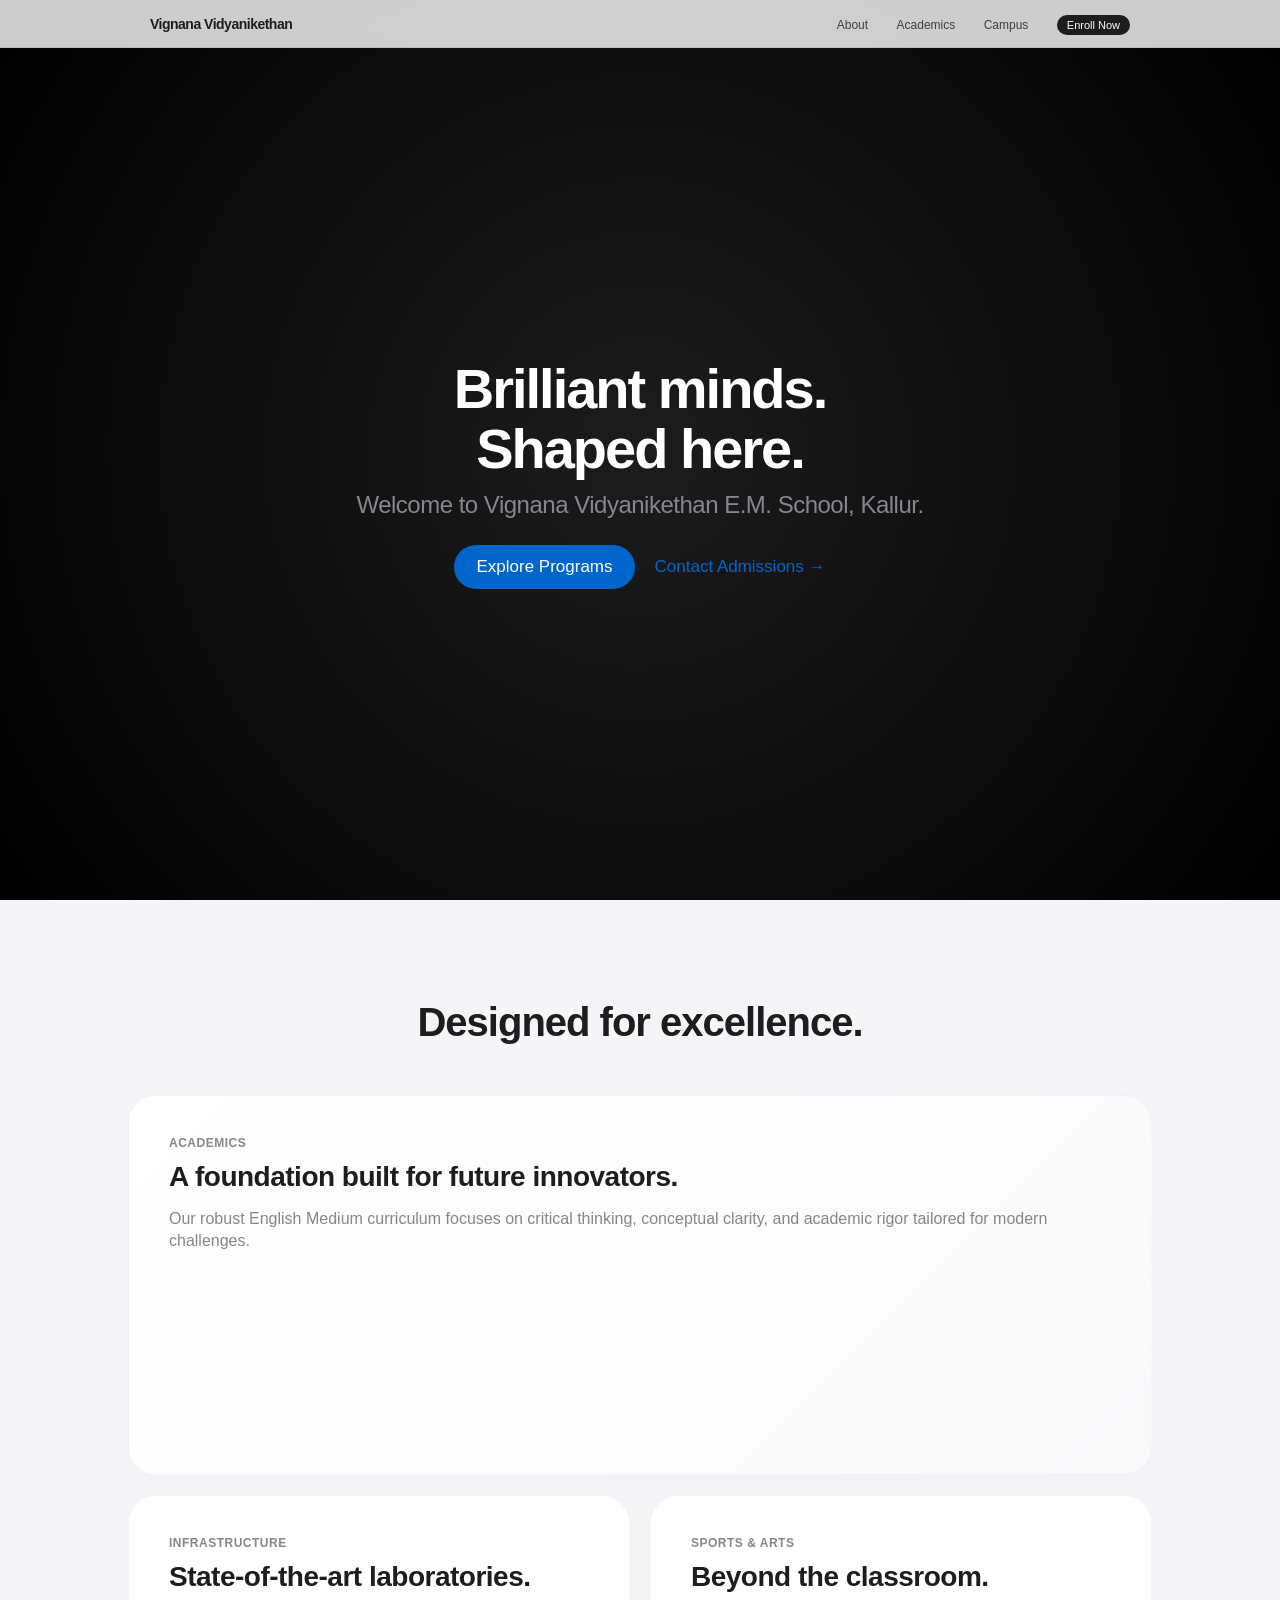
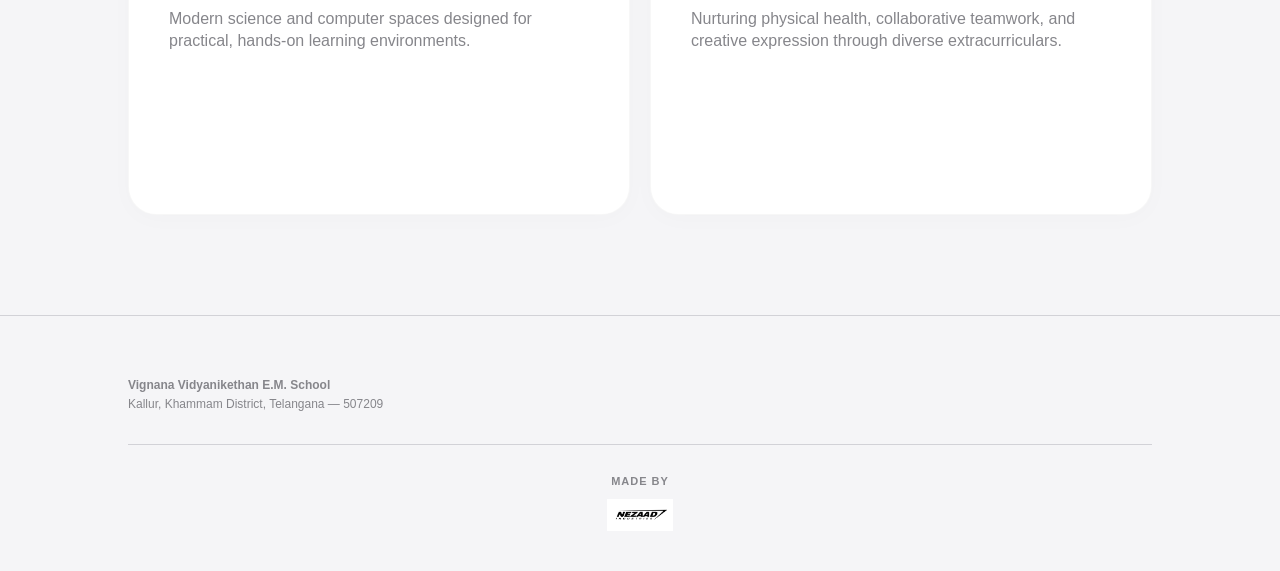
<file: index.html>
<!DOCTYPE html>
<html lang="en">
<head>
    <meta charset="UTF-8">
    <meta name="viewport" content="width=device-width, initial-scale=1.0">
    <title>Vignana Vidyanikethan E.M. School</title>
    <link rel="stylesheet" href="style.css">
</head>
<body>

    <!-- Apple-style Navigation Bar -->
    <nav class="apple-nav">
        <div class="nav-container">
            <a href="#" class="nav-brand">Vignana Vidyanikethan</a>
            <div class="nav-links">
                <a href="about.html">About</a>
                <a href="#academics">Academics</a>
                <a href="about.html#campus">Campus</a> 
               <a href="about.html#contact" class="nav-cta">Enroll Now</a> 
            </div>
        </div>
    </nav>

    <!-- Main Hero Section -->
    <section class="hero-section">
        <div class="hero-content">
            <h1 class="fade-up">Brilliant minds.<br>Shaped here.</h1>
            <p class="hero-subhead fade-up">Welcome to Vignana Vidyanikethan E.M. School, Kallur.</p>
            <div class="hero-ctas fade-up">
                <a href="#academics" class="btn-primary">Explore Programs</a>
                <a href="about.html#contact" class="btn-link">Contact Admissions &rarr;</a> 
            </div>
        </div>
        <div class="hero-fallback-bg"></div>
    </section>

    <!-- School Showcase Bento Grid -->
    <section id="academics" class="grid-section">
        <div class="section-container">
            <h2 class="section-title fade-up">Designed for excellence.</h2>
            
            <div class="bento-grid">
                <!-- Card 1: Large Feature -->
                <div class="bento-card card-large fade-up">
                    <div class="card-text">
                        <span>ACADEMICS</span>
                        <h3>A foundation built for future innovators.</h3>
                        <p>Our robust English Medium curriculum focuses on critical thinking, conceptual clarity, and academic rigor tailored for modern challenges.</p>
                    </div>
                </div>

                <!-- Card 2: Medium Feature -->
                <div class="bento-card card-medium fade-up">
                    <div class="card-text">
                        <span>INFRASTRUCTURE</span>
                        <h3>State-of-the-art laboratories.</h3>
                        <p>Modern science and computer spaces designed for practical, hands-on learning environments.</p>
                    </div>
                </div>

                <!-- Card 3: Medium Feature -->
                <div class="bento-card card-medium fade-up">
                    <div class="card-text">
                        <span>SPORTS & ARTS</span>
                        <h3>Beyond the classroom.</h3>
                        <p>Nurturing physical health, collaborative teamwork, and creative expression through diverse extracurriculars.</p>
                    </div>
                </div>
            </div>
        </div>
    </section>

    <!-- Apple-style Footer -->
    <footer class="apple-footer">
        <div class="footer-container">
            <div class="footer-info" id="contact">
                <p><strong>Vignana Vidyanikethan E.M. School</strong></p>
                <p>Kallur, Khammam District, Telangana — 507209</p>
            </div>
            <hr class="footer-divider">
            <div class="footer-credit">
                <p>Made by</p>
                <img src="assets/nezaad-industries.png" alt="Nezaad Industries Logo" class="footer-logo">
            </div>
        </div>
    </footer>

    <script src="script.js"></script>
</body>
</html>
</file>
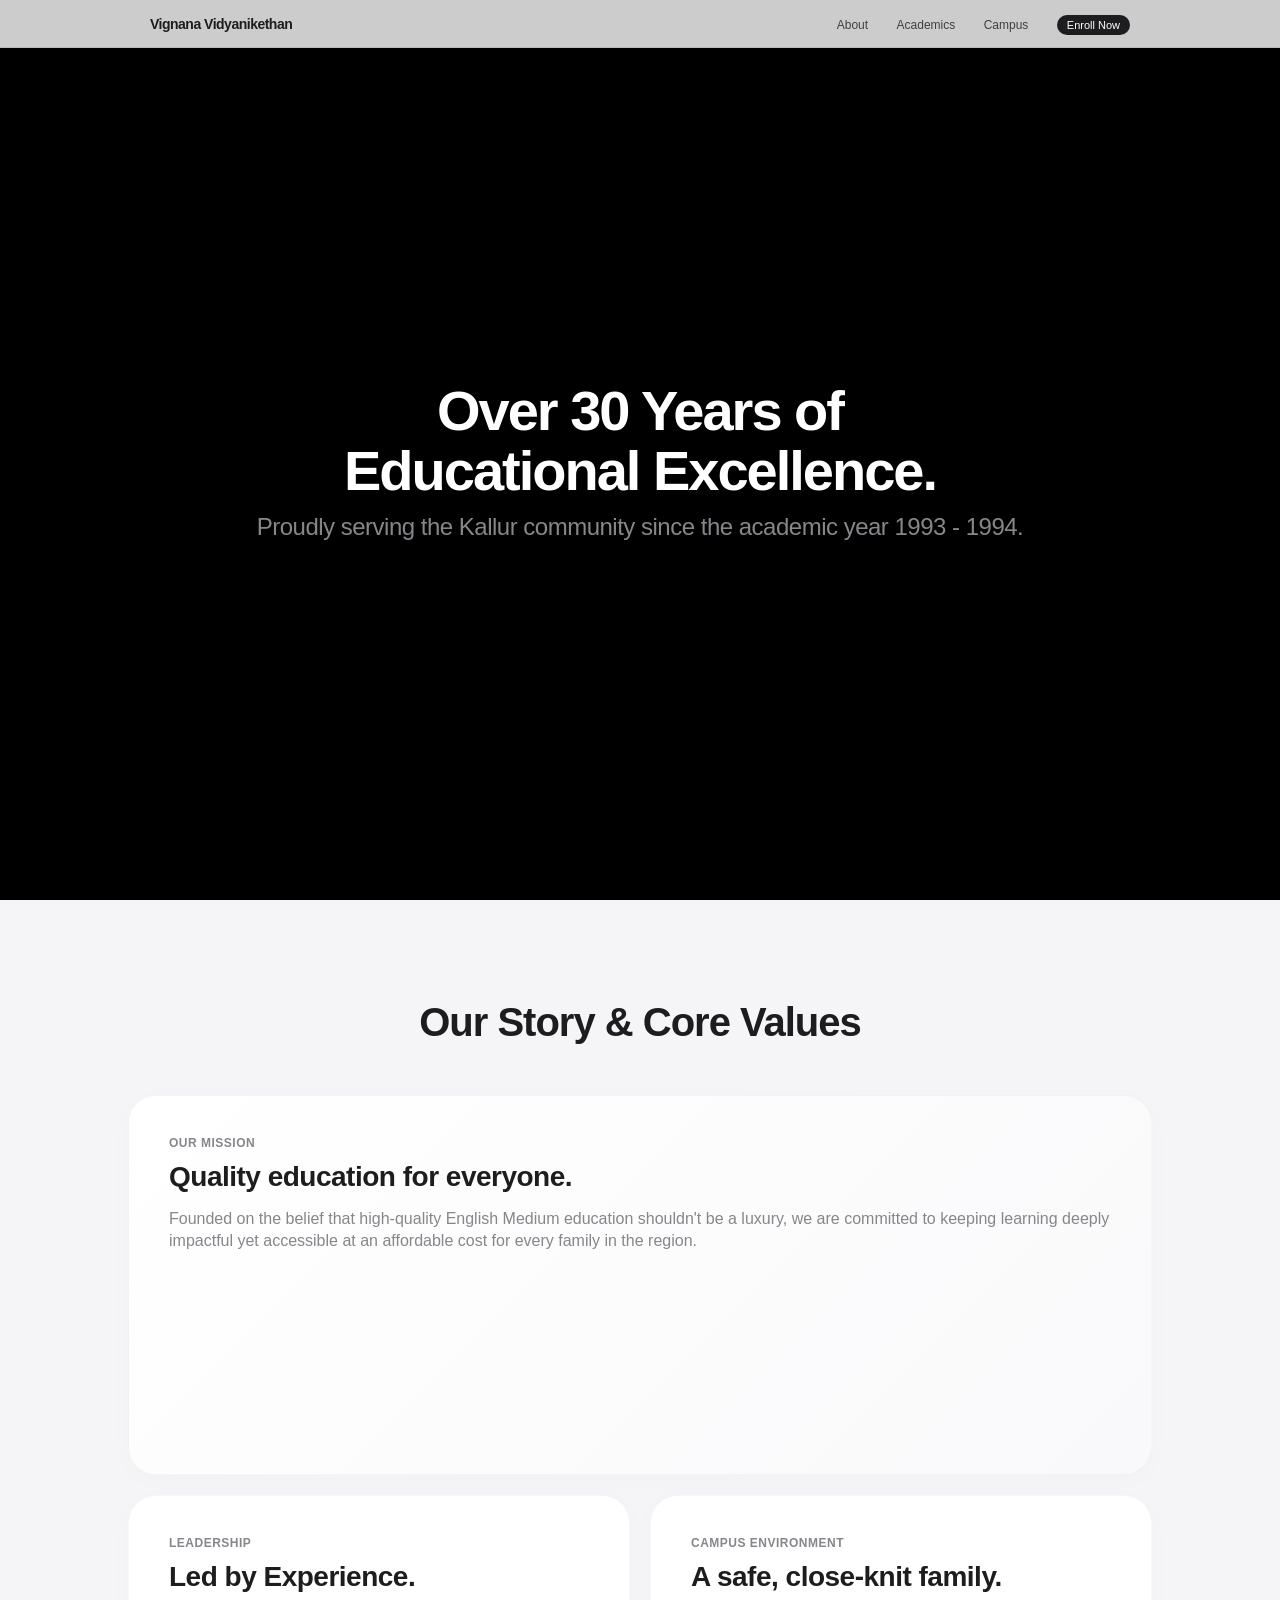
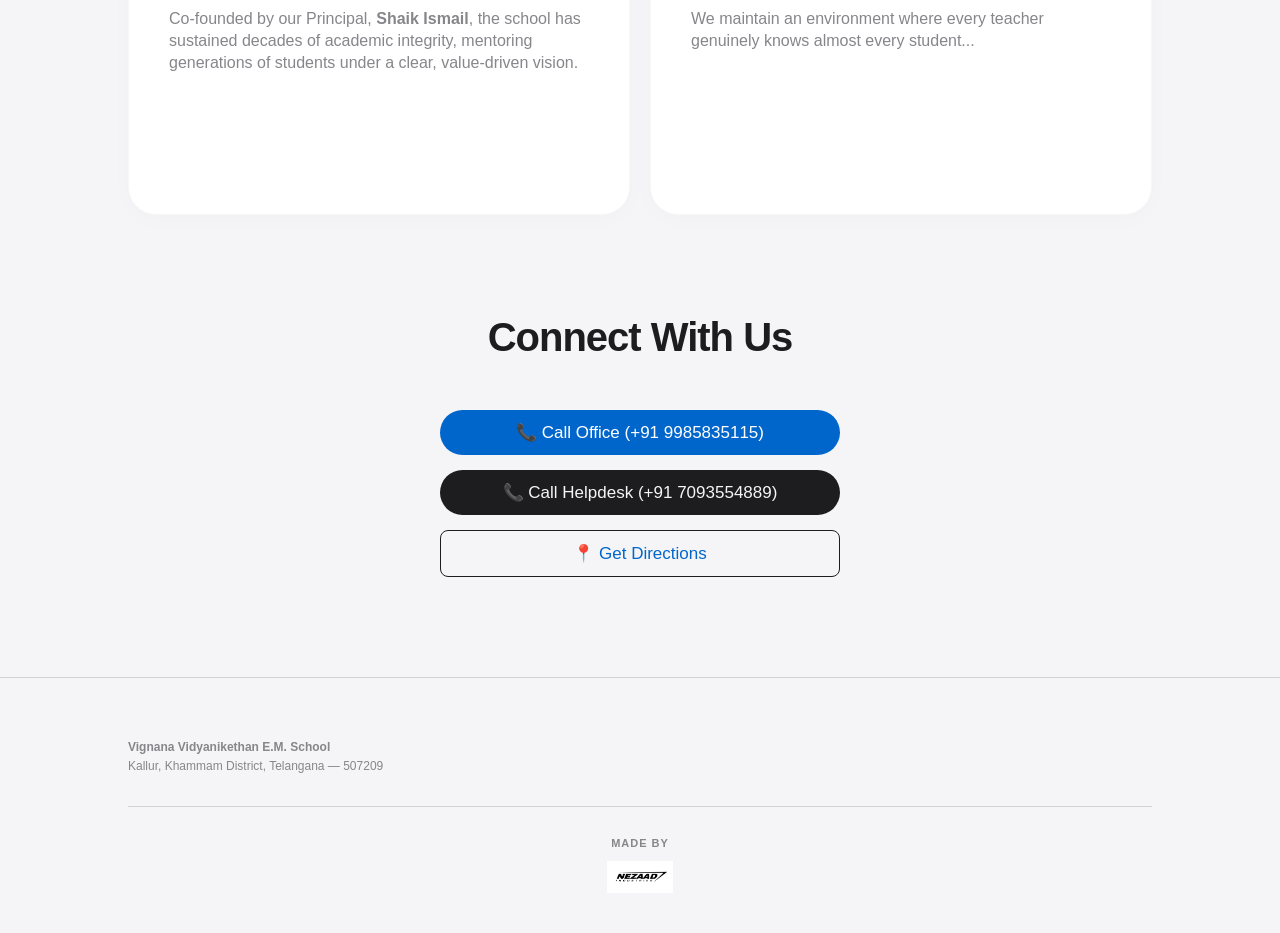
<file: about.html>
<!DOCTYPE html>
<html lang="en">
<head>
    <meta charset="UTF-8">
    <meta name="viewport" content="width=device-width, initial-scale=1.0">
    <title>About Us - Vignana Vidyanikethan E.M. School</title>
    <link rel="stylesheet" href="style.css">
</head>
<body>
    <!-- Navigation Bar -->
    <nav class="apple-nav">
        <div class="nav-container">
            <a href="index.html" class="nav-brand">Vignana Vidyanikethan</a>
            <div class="nav-links">
                <a href="about.html" class="active">About</a>
                <a href="index.html#academics">Academics</a>
                <a href="index.html#infrastructure">Campus</a>
                <a href="index.html#contact" class="nav-cta">Enroll Now</a>
            </div>
        </div>
    </nav>

    <!-- About Hero Section -->
    <section class="hero-section" style="min-height: 50vh;">
        <div class="hero-content">
            <h1 class="fade-up">Over 30 Years of<br>Educational Excellence.</h1>
            <p class="hero-subhead fade-up">Proudly serving the Kallur community since the academic year 1993 - 1994.</p>
        </div>
    </section>

    <!-- History & Values Bento Grid -->
    <section class="grid-section">
        <div class="section-container">
            <h2 class="section-title fade-up">Our Story & Core Values</h2>
            <div class="bento-grid">
                <!-- Card 1: The Mission -->
                <div class="bento-card card-large fade-up">
                    <div class="card-text">
                        <span>OUR MISSION</span>
                        <h3>Quality education for everyone.</h3>
                        <p>Founded on the belief that high-quality English Medium education shouldn't be a luxury, we are committed to keeping learning deeply impactful yet accessible at an affordable cost for every family in the region.</p>
                    </div>
                </div>

                <!-- Card 2: Leadership -->
                <div class="bento-card card-medium fade-up">
                    <div class="card-text">
                        <span>LEADERSHIP</span>
                        <h3>Led by Experience.</h3>
                        <p>Co-founded by our Principal, <strong>Shaik Ismail</strong>, the school has sustained decades of academic integrity, mentoring generations of students under a clear, value-driven vision.</p>
                    </div>
                </div>

               <!-- Find Card 3 in about.html and add the id attribute -->
<div id="campus" class="bento-card card-medium fade-up">
    <div class="card-text">
        <span>CAMPUS ENVIRONMENT</span>
        <h3>A safe, close-knit family.</h3>
        <p>We maintain an environment where every teacher genuinely knows almost every student...</p>
    </div>
</div>
            </div>
        </div>
    </section> 
    
<!-- Interactive Connect Section -->
    <section id="contact" class="grid-section" style="padding-top: 0;">
        <div class="section-container">
            <h2 class="section-title fade-up">Connect With Us</h2>
            <div style="display: flex; flex-direction: column; gap: 15px; max-width: 400px; margin: 0 auto;" class="fade-up">
                
                <!-- Direct Dial Button 1 -->
                <a href="tel:+919985835115" class="btn-primary" style="text-align: center; display: block; text-decoration: none;">
                    📞 Call Office (+91 9985835115)
                </a>

                <!-- Direct Dial Button 2 -->
                <a href="tel:+917093554889" class="btn-primary" style="text-align: center; display: block; text-decoration: none; background-color: var(--text-primary); color: var(--bg-light);">
                    📞 Call Helpdesk (+91 7093554889)
                </a>
                
                <!-- Google Maps Directions Button -->
                <a href="https://maps.google.com/?q=Vignana+Vidyanikethan+E.M.+School+Kallur+Telangana" target="_blank" class="btn-link" style="text-align: center; display: block; text-decoration: none; border: 1px solid var(--text-primary); padding: 12px; border-radius: 8px;">
                    📍 Get Directions
                </a>
                
            </div>
        </div>
    </section>


    <!-- Footer -->
    <footer class="apple-footer">
        <div class="footer-container">
            <div class="footer-info">
                <p><strong>Vignana Vidyanikethan E.M. School</strong></p>
                <p>Kallur, Khammam District, Telangana — 507209</p>
            </div>
            <hr class="footer-divider">
            <div class="footer-credit">
                <p>Made by</p>
                <img src="assets/logo.png" alt="Company Logo" class="footer-logo">
            </div>
        </div>
    </footer>

    <script src="script.js"></script>
</body>
</html>
</file>
<file: style.css>
/* Core Styling Rules & Variables */
:root {
    --nav-bg: rgba(255, 255, 255, 0.8);
    --text-primary: #1d1d1f;
    --text-secondary: #86868b;
    --bg-light: #f5f5f7;
    --apple-blue: #0066cc;
    --font-stack: -apple-system, BlinkMacSystemFont, "Segoe UI", Roboto, Helvetica, Arial, sans-serif;
}

* {
    margin: 0;
    padding: 0;
    box-sizing: border-box;
}

html {
    scroll-behavior: smooth;
    font-family: var(--font-stack);
    background-color: #ffffff;
    color: var(--text-primary);
    -webkit-font-smoothing: antialiased;
}

/* Navigation Bar */
.apple-nav {
    position: fixed;
    top: 0;
    width: 100%;
    height: 48px;
    background-color: var(--nav-bg);
    backdrop-filter: blur(20px);
    -webkit-backdrop-filter: blur(20px);
    z-index: 9999;
    border-bottom: 1px solid rgba(0, 0, 0, 0.08);
}

.nav-container {
    max-width: 1024px;
    margin: 0 auto;
    height: 100%;
    display: flex;
    justify-content: space-between;
    align-items: center;
    padding: 0 22px;
}

.nav-brand {
    font-weight: 600;
    font-size: 14px;
    text-decoration: none;
    color: var(--text-primary);
    letter-spacing: -0.5px;
}

.nav-links a {
    font-size: 12px;
    text-decoration: none;
    color: var(--text-primary);
    opacity: 0.8;
    margin-left: 24px;
    transition: opacity 0.2s ease;
}

.nav-links a:hover {
    opacity: 1;
}

.nav-links .nav-cta {
    background-color: var(--text-primary);
    color: #ffffff;
    padding: 4px 10px;
    border-radius: 12px;
    font-size: 11px;
    opacity: 1;
}

/* Hero Banner */
.hero-section {
    padding-top: 48px;
    height: 100vh;
    display: flex;
    flex-direction: column;
    justify-content: center;
    align-items: center;
    text-align: center;
    background-color: #000000;
    color: #ffffff;
    position: relative;
    overflow: hidden;
}

.hero-content {
    z-index: 2;
    padding: 0 20px;
}

.hero-section h1 {
    font-size: 56px;
    font-weight: 700;
    letter-spacing: -2px;
    line-height: 1.08;
    margin-bottom: 12px;
}

.hero-subhead {
    font-size: 24px;
    color: var(--text-secondary);
    font-weight: 400;
    letter-spacing: -0.5px;
    margin-bottom: 26px;
}

.hero-ctas {
    display: flex;
    gap: 20px;
    justify-content: center;
    align-items: center;
}

.btn-primary {
    background-color: var(--apple-blue);
    color: #ffffff;
    padding: 12px 22px;
    border-radius: 980px;
    text-decoration: none;
    font-size: 17px;
    font-weight: 400;
    transition: background 0.2s ease;
}

.btn-primary:hover {
    background-color: #0077ed;
}

.btn-link {
    color: var(--apple-blue);
    text-decoration: none;
    font-size: 17px;
}

.btn-link:hover {
    text-decoration: underline;
}

.hero-fallback-bg {
    position: absolute;
    top: 0;
    left: 0;
    width: 100%;
    height: 100%;
    background: radial-gradient(circle at center, #1c1c1e 0%, #000000 100%);
    z-index: 1;
}

/* Bento Grid Showcase Section */
.grid-section {
    padding: 100px 20px;
    background-color: var(--bg-light);
}

.section-container {
    max-width: 1024px;
    margin: 0 auto;
}

.section-title {
    font-size: 40px;
    font-weight: 700;
    letter-spacing: -1px;
    margin-bottom: 50px;
    text-align: center;
}

.bento-grid {
    display: grid;
    grid-template-columns: repeat(2, 11fr);
    gap: 20px;
}

.bento-card {
    background-color: #ffffff;
    border-radius: 28px;
    padding: 40px;
    overflow: hidden;
    display: flex;
    flex-direction: column;
    justify-content: flex-start;
    border: 1px solid rgba(0, 0, 0, 0.03);
    box-shadow: 0 4px 24px rgba(0, 0, 0, 0.02);
}

.card-large {
    grid-column: span 2;
    min-height: 380px;
    background: linear-gradient(135deg, #ffffff 0%, #f9f9fb 100%);
}

.card-medium {
    grid-column: span 1;
    min-height: 320px;
}

.card-text span {
    font-size: 12px;
    font-weight: 600;
    color: var(--text-secondary);
    letter-spacing: 0.5px;
    display: block;
    margin-bottom: 10px;
}

.card-text h3 {
    font-size: 28px;
    font-weight: 700;
    letter-spacing: -0.5px;
    line-height: 1.2;
    margin-bottom: 14px;
}

.card-text p {
    font-size: 16px;
    line-height: 1.4;
    color: var(--text-secondary);
}

/* Requested Footer Style */
.apple-footer {
    background-color: var(--bg-light);
    padding: 60px 20px 40px 20px;
    border-top: 1px solid #d2d2d7;
}

.footer-container {
    max-width: 1024px;
    margin: 0 auto;
}

.footer-info {
    color: var(--text-secondary);
    font-size: 12px;
    line-height: 1.6;
}

.footer-divider {
    border: 0;
    border-top: 1px solid #d2d2d7;
    margin: 30px 0;
}

.footer-credit {
    display: flex;
    flex-direction: column;
    align-items: center;
    gap: 12px;
}

.footer-credit p {
    color: var(--text-secondary);
    font-size: 11px;
    font-weight: 600;
    margin: 0;
    text-transform: uppercase;
    letter-spacing: 1px;
}

.footer-logo {
    height: 32px;
    width: auto;
    object-fit: contain;
    filter: invert(1); /* Smoothly adapts the black image logo to look sharp against the off-white footer */
}

/* Scroll Animation Engine rules */
.fade-up {
    opacity: 0;
    transform: translateY(30px);
    transition: opacity 0.8s cubic-bezier(0.25, 1, 0.5, 1), transform 0.8s cubic-bezier(0.25, 1, 0.5, 1);
}

.fade-up.visible {
    opacity: 1;
    transform: translateY(0);
}

/* Responsive Overrides for Mobile viewports */
@media (max-width: 768px) {
    .hero-section h1 { font-size: 40px; }
    .hero-subhead { font-size: 18px; }
    .bento-grid { grid-template-columns: 1fr; }
    .card-large { grid-column: span 1; min-height: 300px; }
    .card-medium { min-height: 280px; }
    .nav-links a { margin-left: 12px; }
}
</file>
